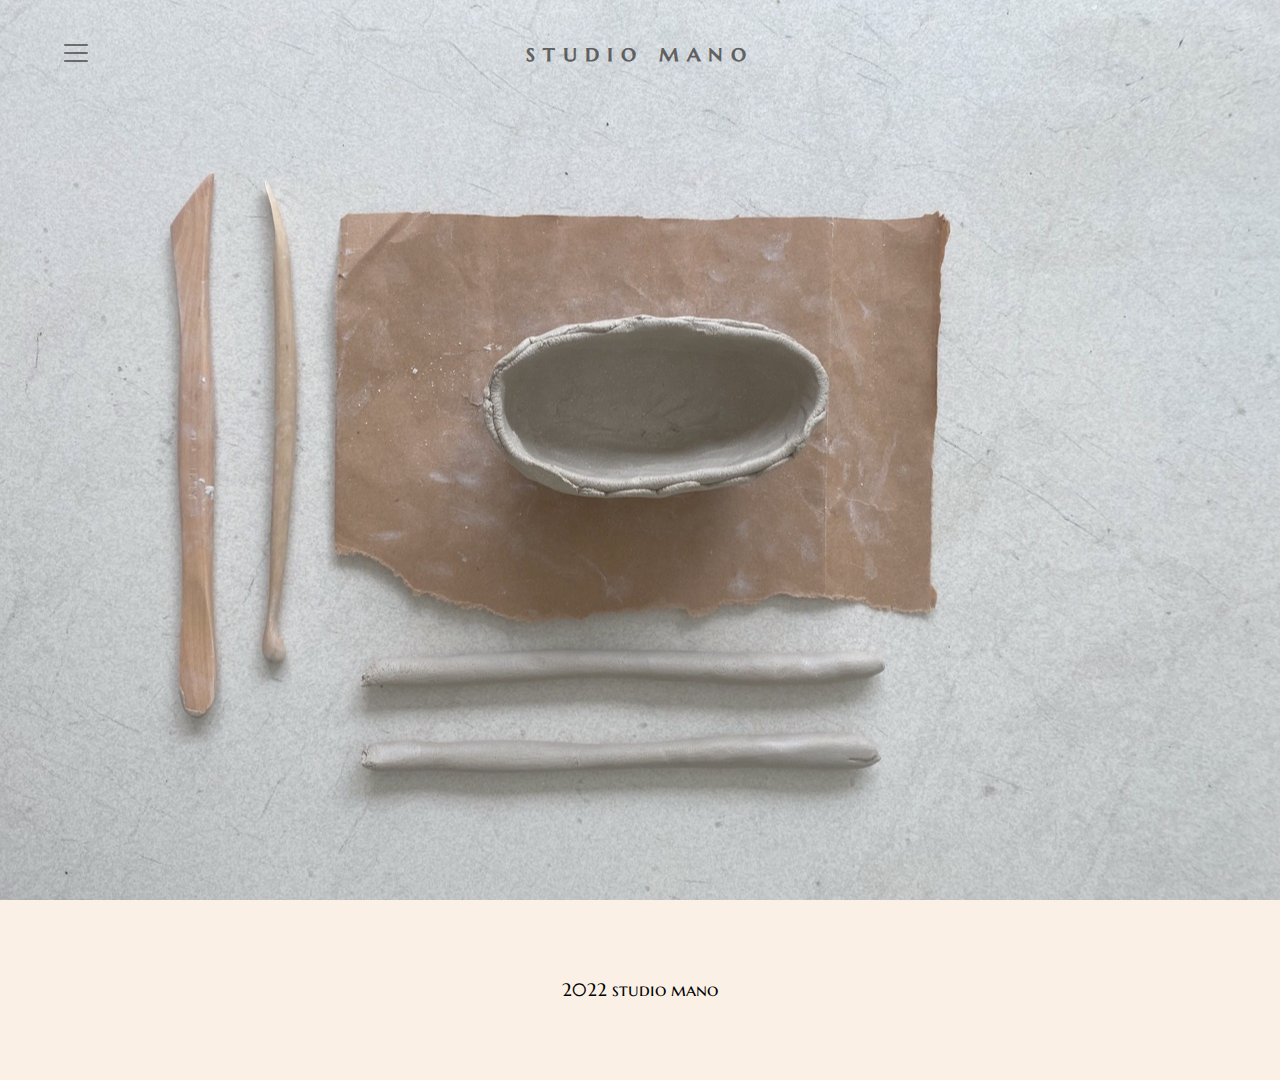
<file: index.html>
<!DOCTYPE html>
<html lang="en">
	<head>
		<meta charset="UTF-8">
		<meta name="viewport" content="width=device-width, initial-scale=1.0">
		<title>studio mano</title>

		<link rel="stylesheet" href="/css/main.css">
		<script type="module" src="/js/main.js"></script>
	</head>

	<body>
		<header class="header">
			<section class="hero">
				<div class="header__content">

					<!-- Animated hamburger-menu-button	-->
					<button class="header__menu-button">
						<div class="header__menu-button-burger"></div>
					</button>

					<h1 class="header__headline">
						<a href="index.html">studio mano</a>
					</h1>
				</div>

				<!-- Navigation -->
				<nav class="header__navigation">
					<menu class="header__menu">
						<li><a href="index.html">Home</a></li>
						<li><a href="about.html">About</a></li>
						<li><a href="gallery.html">Gallery</a></li>
						<li><a href="contact.html">Contact</a></li>
						<li><a href="shop.html">Shop</a></li>
					</menu>	
				</nav>

			</section>
		</header>

		<main>
			<section>

			</section>
		
		</main>

		<footer>
			<div class="footer__container">
				2022 studio mano
			</div>

		</footer>
	</body>
</html>
</file>
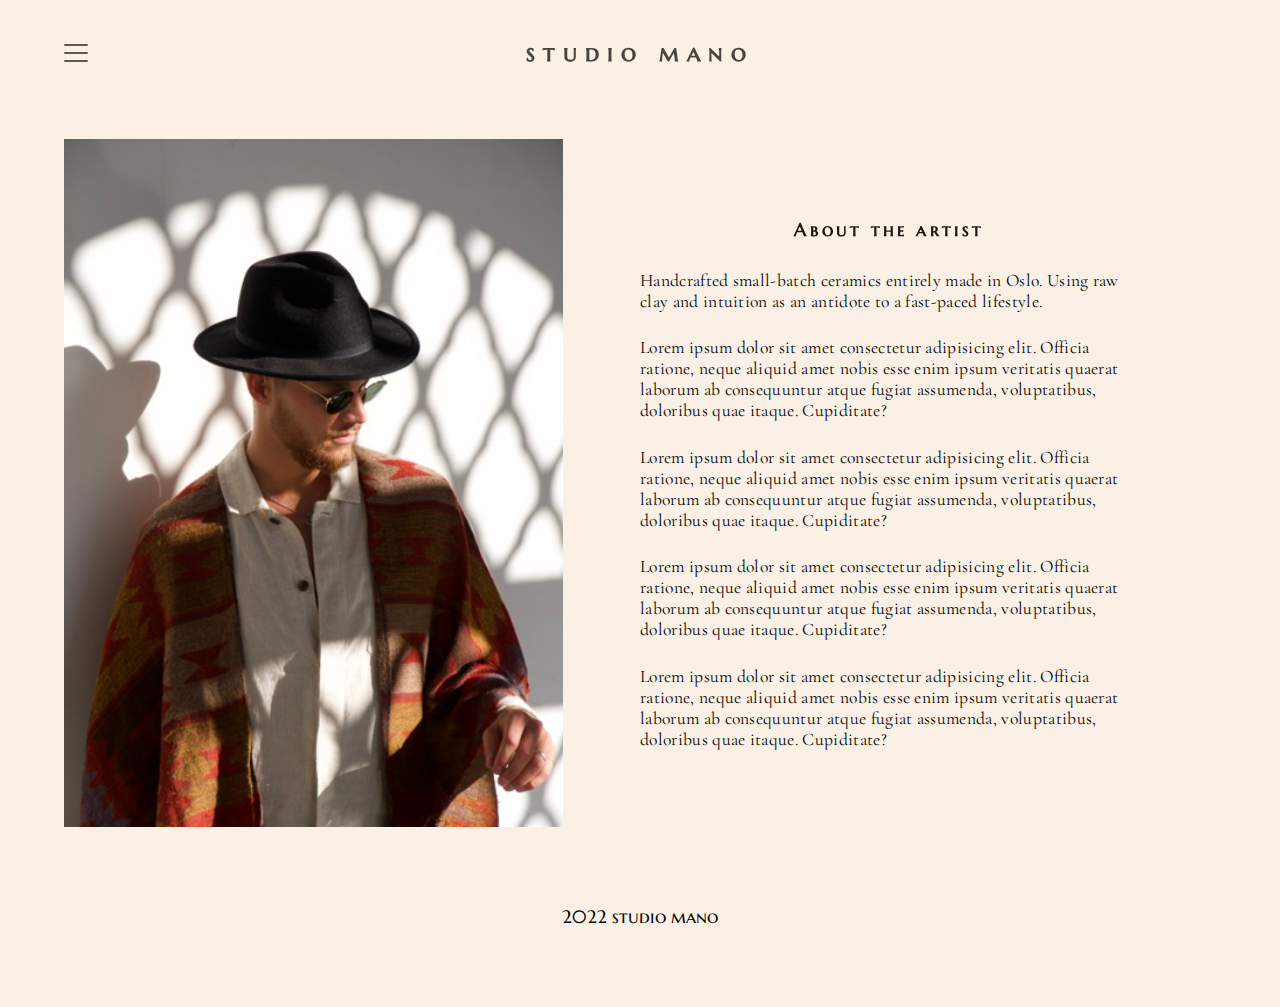
<file: about.html>
<!DOCTYPE html>
<html lang="en">
	<head>
		<meta charset="UTF-8">
		<meta name="viewport" content="width=device-width, initial-scale=1.0">
		<title>studio mano - about</title>

		<link rel="stylesheet" href="/css/main.css">
		<script type="module" src="/js/main.js"></script>
	</head>

	<body>
		<header class="header">
			<section>
				<div class="header__content">

					<!-- Animated hamburger-menu-button	-->
					<button class="header__menu-button">
						<div class="header__menu-button-burger"></div>
					</button>

					<h1 class="header__headline">
						<a href="index.html">studio mano</a>
					</h1>
				</div>
				
				<!-- Navigation -->
				<nav class="header__navigation">
					<menu class="header__menu">
						<li><a href="index.html">Home</a></li>
						<li><a href="about.html">About</a></li>
						<li><a href="gallery.html">Gallery</a></li>
						<li><a href="contact.html">Contact</a></li>
						<li><a href="shop.html">Shop</a></li>
					</menu>	
				</nav>

			</section>
		</header>
		
		<main class="about">
			<div class="about__container">
				<figure class="about__container-image">
					<img
						src="./assets/images/about-small.jpeg" 
						alt="Picture of the artist Mano">
				</figure>

				<section class="about__text-content">
					<h2>About the artist</h2>
					<p class="about__text">
						Handcrafted small-batch ceramics entirely made in Oslo. Using raw clay and intuition as an antidote to a fast-paced lifestyle.
					</p>
					<p class="about__text">Lorem ipsum dolor sit amet consectetur adipisicing elit. Officia ratione, neque aliquid amet nobis esse enim ipsum veritatis quaerat laborum ab consequuntur atque fugiat assumenda, voluptatibus, doloribus quae itaque. Cupiditate?</p>
					<p class="about__text">Lorem ipsum dolor sit amet consectetur adipisicing elit. Officia ratione, neque aliquid amet nobis esse enim ipsum veritatis quaerat laborum ab consequuntur atque fugiat assumenda, voluptatibus, doloribus quae itaque. Cupiditate?</p>
					<p class="about__text">Lorem ipsum dolor sit amet consectetur adipisicing elit. Officia ratione, neque aliquid amet nobis esse enim ipsum veritatis quaerat laborum ab consequuntur atque fugiat assumenda, voluptatibus, doloribus quae itaque. Cupiditate?</p>
					<p class="about__text">Lorem ipsum dolor sit amet consectetur adipisicing elit. Officia ratione, neque aliquid amet nobis esse enim ipsum veritatis quaerat laborum ab consequuntur atque fugiat assumenda, voluptatibus, doloribus quae itaque. Cupiditate?</p>

				</section>
			</div>
		</main>

		<footer>
			<div class="footer__container">
				2022 studio mano
			</div>
		</footer>
		
	</body>
</html>
</file>
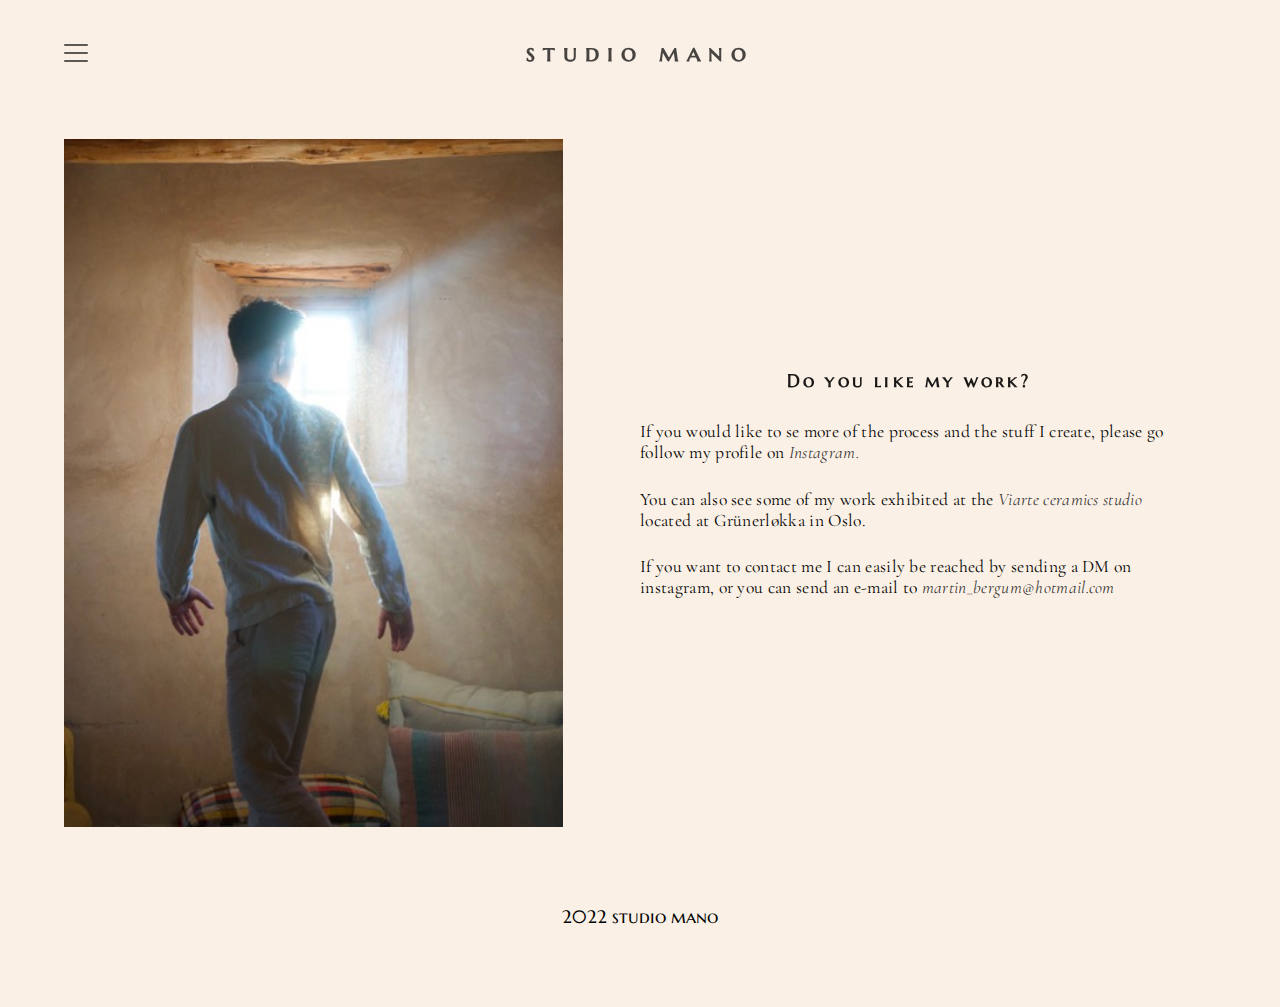
<file: contact.html>
<!DOCTYPE html>
<html lang="en">
	<head>
		<meta charset="UTF-8">
		<meta name="viewport" content="width=device-width, initial-scale=1.0">
		<title>studio mano - contact</title>

		<link rel="stylesheet" href="/css/main.css">
		<script type="module" src="/js/main.js"></script>
	</head>

	<body>
		<header class="header">
			<section>
				<div class="header__content">
					<!-- Animated hamburger-menu-button	-->
					<button class="header__menu-button">
						<div class="header__menu-button-burger"></div>
					</button>
					<h1 class="header__headline">
						<a href="index.html">studio mano</a>
					</h1>
				</div>
				
				<!-- Navigation -->
				<nav class="header__navigation">

					<menu class="header__menu">
						<li><a href="index.html">Home</a></li>
						<li><a href="about.html">About</a></li>
						<li><a href="gallery.html">Gallery</a></li>
						<li><a href="contact.html">Contact</a></li>
						<li><a href="shop.html">Shop</a></li>
					</menu>	
				</nav>
				
			</section>
		</header>
		
		<main class="contact">
			<div class="contact__container">
				<figure class="contact__container-image">
					<img 
						src="/assets/images/contact-small.jpeg" 
						alt="picture of the artist Mano">
				</figure>
				<section class="contact__content">
					<h2>Do you like my work?</h2>
					<p class="contact__text">
						If you would like to se more of the process and the stuff I create, please go follow my profile on
						<a 
							class="contact__link"	
							href="https://www.instagram.com/studiomano__/"
							>Instagram.
					</a>
					</p>
					<p class="contact__text">
						You can also see some of my work exhibited at the
						<a 
							class="contact__link"
							href="https://viarteverksted.com/"
							>Viarte ceramics studio
						</a>
						located at Grünerløkka in Oslo.
					</p>
					<p class="contact__text">
						If you want to contact me I can easily be reached by sending a DM on instagram, or you can send an e-mail to
						<a 
							class="contact__link"
							href="mailto:martin_bergum@hotmail.com?subject=Hello!">martin_bergum@hotmail.com</a>
					</p>
				</section>
			</div>
		</main>
		<footer>
			<div class="footer__container">
				2022 studio mano
			</div>

		</footer>
	</body>
</html>
</file>
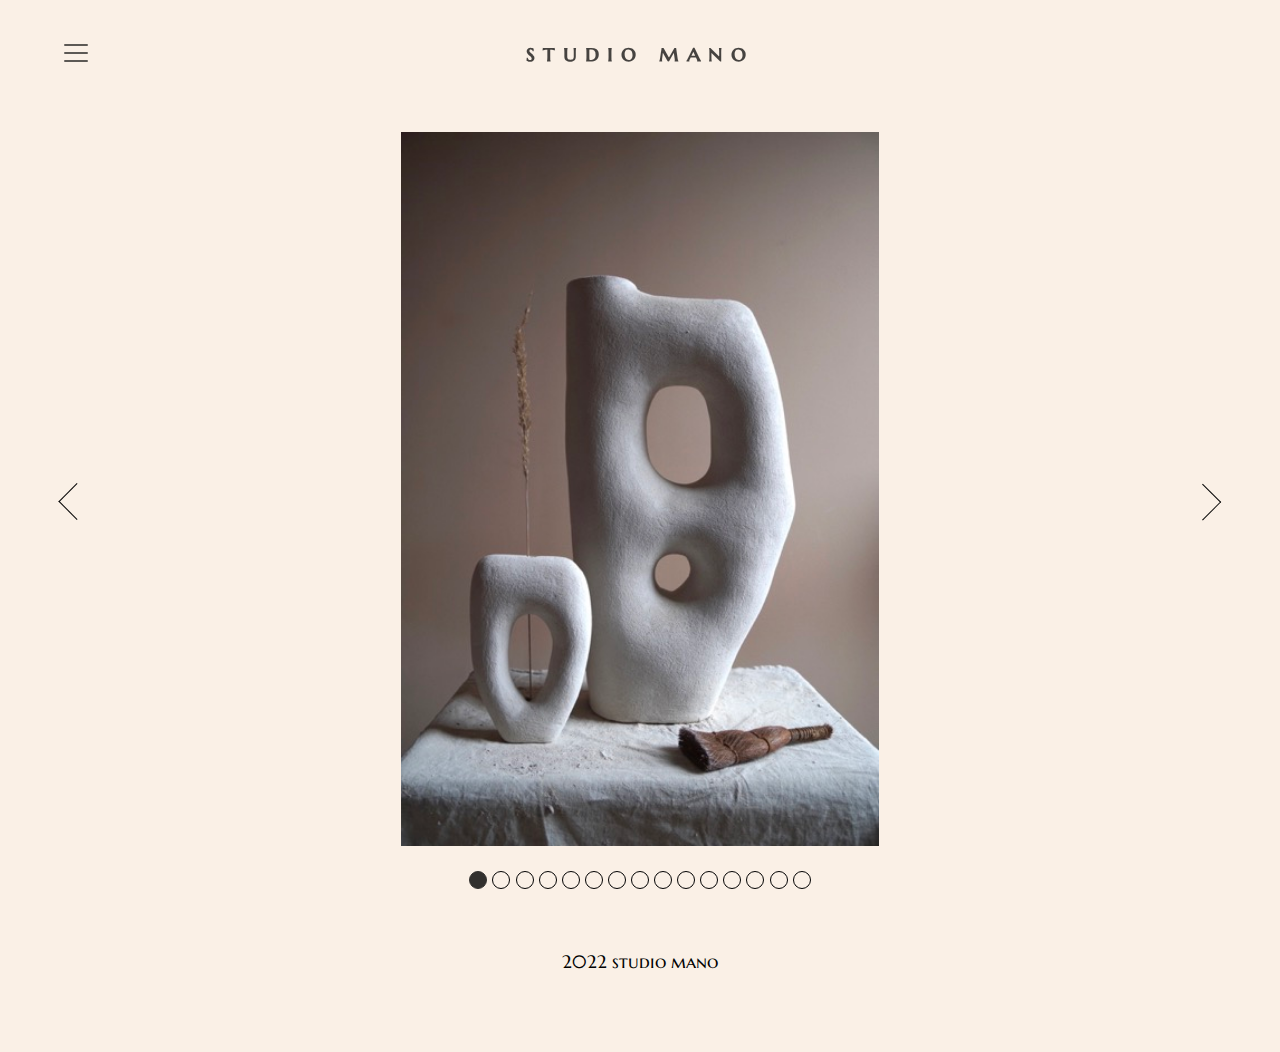
<file: gallery.html>
<!DOCTYPE html>
<html lang="en">
	<head>
		<meta charset="UTF-8">
		<meta name="viewport" content="width=device-width, initial-scale=1.0">
		<title>studio mano - gallery</title>

		<link rel="stylesheet" href="/css/main.css">
		<script type="module" src="/js/main.js"></script>
	</head>

	<body>
		<header class="header">
			<section>
				<div class="header__content">
					<!-- Animated hamburger-menu-button	-->
					<button class="header__menu-button">
						<div class="header__menu-button-burger"></div>
					</button>
					<h1 class="header__headline">
						<a href="index.html">studio mano</a>
					</h1>
				</div>
				
				<!-- Navigation -->
				<nav class="header__navigation">

					<menu class="header__menu">
						<li><a href="index.html">Home</a></li>
						<li><a href="about.html">About</a></li>
						<li><a href="gallery.html">Gallery</a></li>
						<li><a href="contact.html">Contact</a></li>
						<li><a href="shop.html">Shop</a></li>
					</menu>	
				</nav>
				
			</section>
		</header>

		<main class="gallery">
			<!-- Slideshow starts here -->
			<section class="slideshow">
				<h2 class="slideshow__subtitle">gallery</h2>
				<!-- Buttons -->
				<div class="slideshow__buttons">
					<button class="slideshow__button-previous"></button>
					<button class="slideshow__button-next"></button>
				</div>
		
					<!-- Slide 1 -->
					<figure class="slideshow__slide slideshow__slide--active fade">
						<img 
							class="slideshow__image"
							src="/assets/images/slideshow-images/01.jpeg" 
							alt="Two white abstract vases">
					</figure>
					
					<!-- Slide 2 -->
					<figure class="slideshow__slide fade">
						<img 
							class="slideshow__image"
							src="/assets/images/slideshow-images/02.jpeg" 
							alt="Two grey vases">
					</figure>
		
					<!-- Slide 3 -->
					<figure class="slideshow__slide fade">
						<img 
							class="slideshow__image"
							src="/assets/images/slideshow-images/03.jpeg" 
							alt="One grey vase and one white artpiece">
					</figure>
		
					<!-- Slide 4 -->
					<figure class="slideshow__slide fade">
						<img 
							class="slideshow__image"
							src="/assets/images/slideshow-images/04.jpeg" 
							alt="One white and one grey vase">
					</figure>
		
					<!-- Slide 5 -->
					<figure class="slideshow__slide fade">
						<img 
							class="slideshow__image"
							src="/assets/images/slideshow-images/05.jpeg" 
							alt="Four small light-grey vases">
					</figure>
		
					<!-- Slide 6 -->
					<figure class="slideshow__slide fade">
						<img 
							class="slideshow__image"
							src="/assets/images/slideshow-images/06.jpeg" 
							alt="Two white vases in the sun">
					</figure>
		
					<!-- Slide 7 -->
					<figure class="slideshow__slide fade">
						<img 
							class="slideshow__image"
							src="/assets/images/slideshow-images/07.jpeg" 
							alt="Two black vases">
					</figure>
		
					<!-- Slide 8 -->
					<figure class="slideshow__slide fade">
						<img 
							class="slideshow__image"
							src="/assets/images/slideshow-images/08.jpeg" 
							alt="Three black vases">
					</figure>
		
					<!-- Slide 9 -->
					<figure class="slideshow__slide fade">
						<img 
							class="slideshow__image"
							src="/assets/images/slideshow-images/09.jpeg" 
							alt="Five black vases">
					</figure>

					<!-- Slide 10 -->
					<figure class="slideshow__slide fade">
						<img 
							class="slideshow__image"
							src="/assets/images/slideshow-images/10.jpeg" 
							alt="Many small black vases">
					</figure>

					<!-- Slide 11 -->
					<figure class="slideshow__slide fade">
						<img 
							class="slideshow__image"
							src="/assets/images/slideshow-images/11.jpeg" 
							alt="Many small beige tealight-candleholders">
					</figure>

					<!-- Slide 12 -->
					<figure class="slideshow__slide fade">
						<img 
							class="slideshow__image"
							src="/assets/images/slideshow-images/12.jpeg" 
							alt="Three small tealight candleholders">
					</figure>

					<!-- Slide 13 -->
					<figure class="slideshow__slide fade">
						<img 
							class="slideshow__image"
							src="/assets/images/slideshow-images/13.jpeg" 
							alt="Three beige vases">
					</figure>

					<!-- Slide 14 -->
					<figure class="slideshow__slide fade">
						<img 
							class="slideshow__image"
							src="/assets/images/slideshow-images/14.jpeg" 
							alt="Three black vases">
					</figure>

					<!-- Slide 15 -->
					<figure class="slideshow__slide fade">
						<img 
							class="slideshow__image"
							src="/assets/images/slideshow-images/15.jpeg" 
							alt="One big white vase and two small round artpieces">
					</figure>
				<!-- Slideshow-pictures ends here -->
		
				<div class="slideshow__navigator">
					<button class="slideshow__navigator-dot slideshow__navigator-dot--active"></button>
					<button class="slideshow__navigator-dot"></button>
					<button class="slideshow__navigator-dot"></button>
					<button class="slideshow__navigator-dot"></button>
					<button class="slideshow__navigator-dot"></button>
					<button class="slideshow__navigator-dot"></button>
					<button class="slideshow__navigator-dot"></button>
					<button class="slideshow__navigator-dot"></button>
					<button class="slideshow__navigator-dot"></button>
					<button class="slideshow__navigator-dot"></button>
					<button class="slideshow__navigator-dot"></button>
					<button class="slideshow__navigator-dot"></button>
					<button class="slideshow__navigator-dot"></button>
					<button class="slideshow__navigator-dot"></button>
					<button class="slideshow__navigator-dot"></button>
				</div>
				
			</section>
		</main>

		<footer>
			<div class="footer__container">
				2022 studio mano
			</div>
		</footer>
	</body>
</html>
</file>
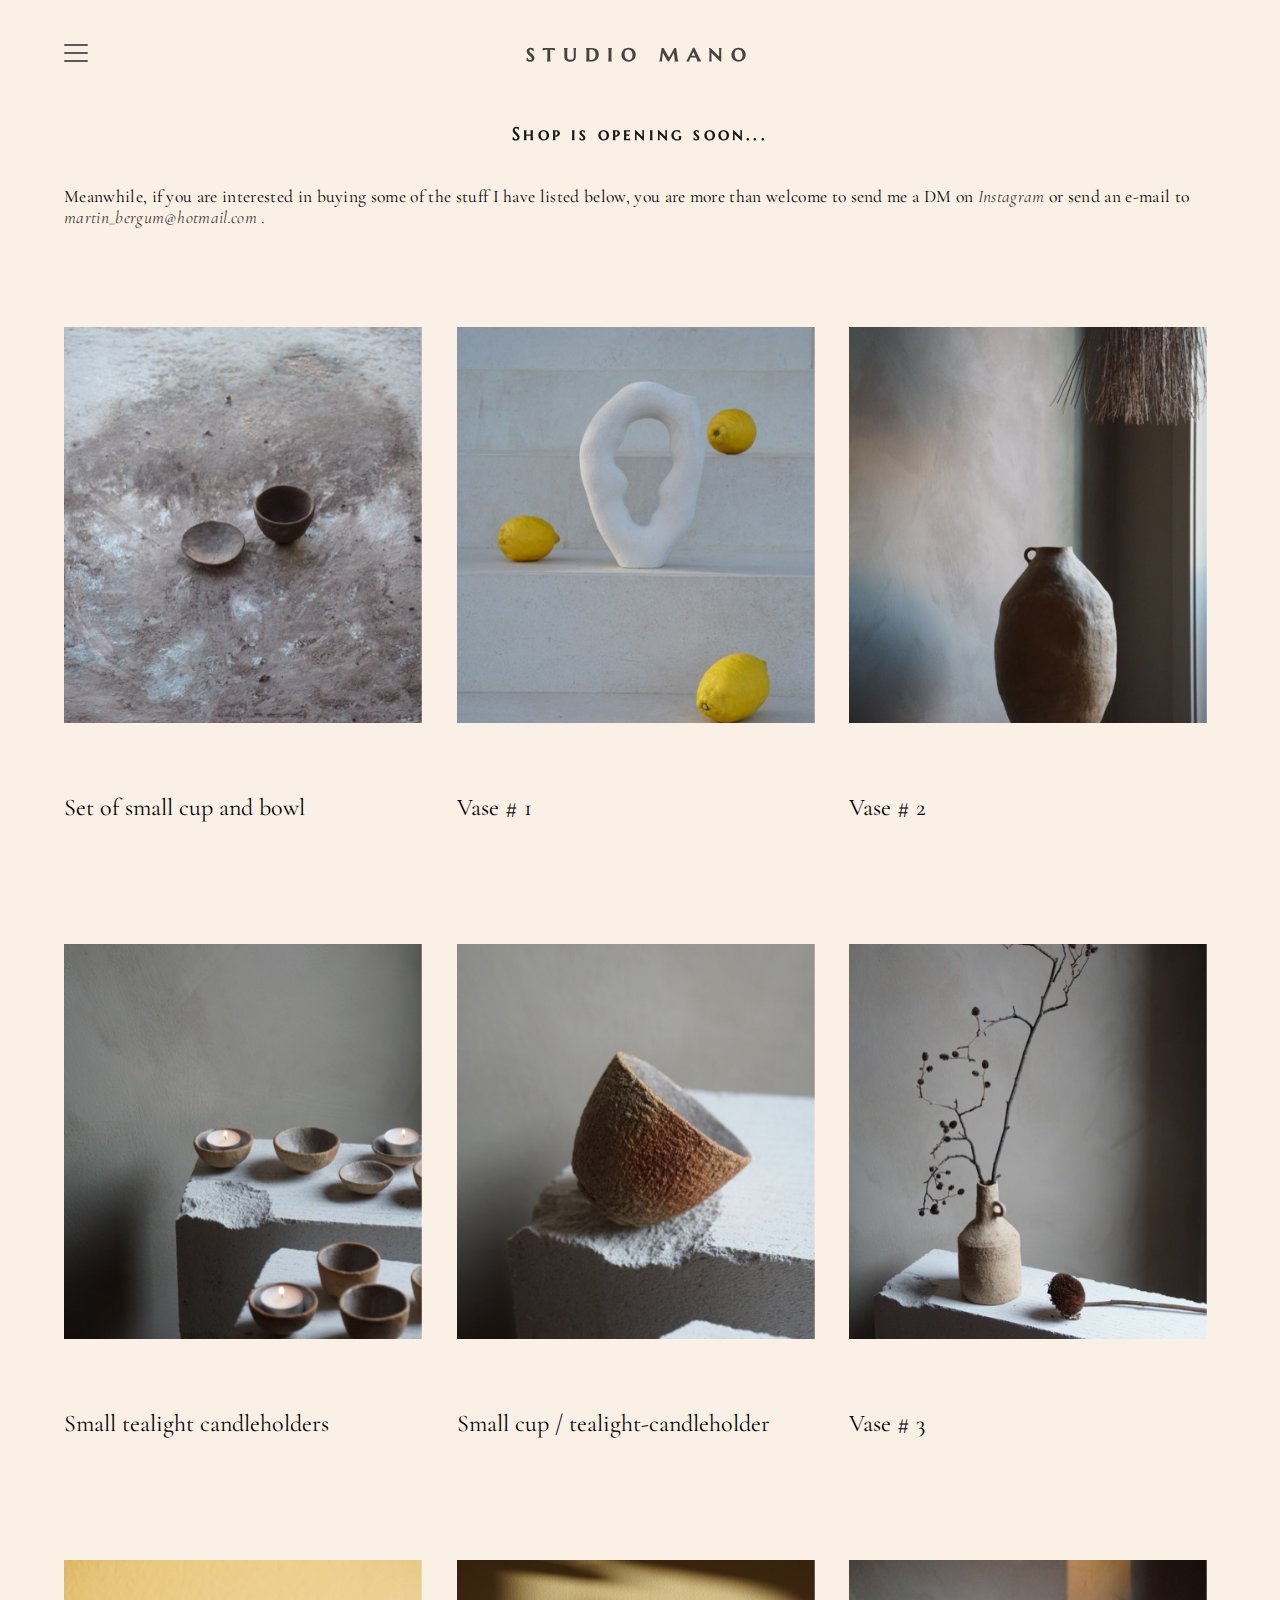
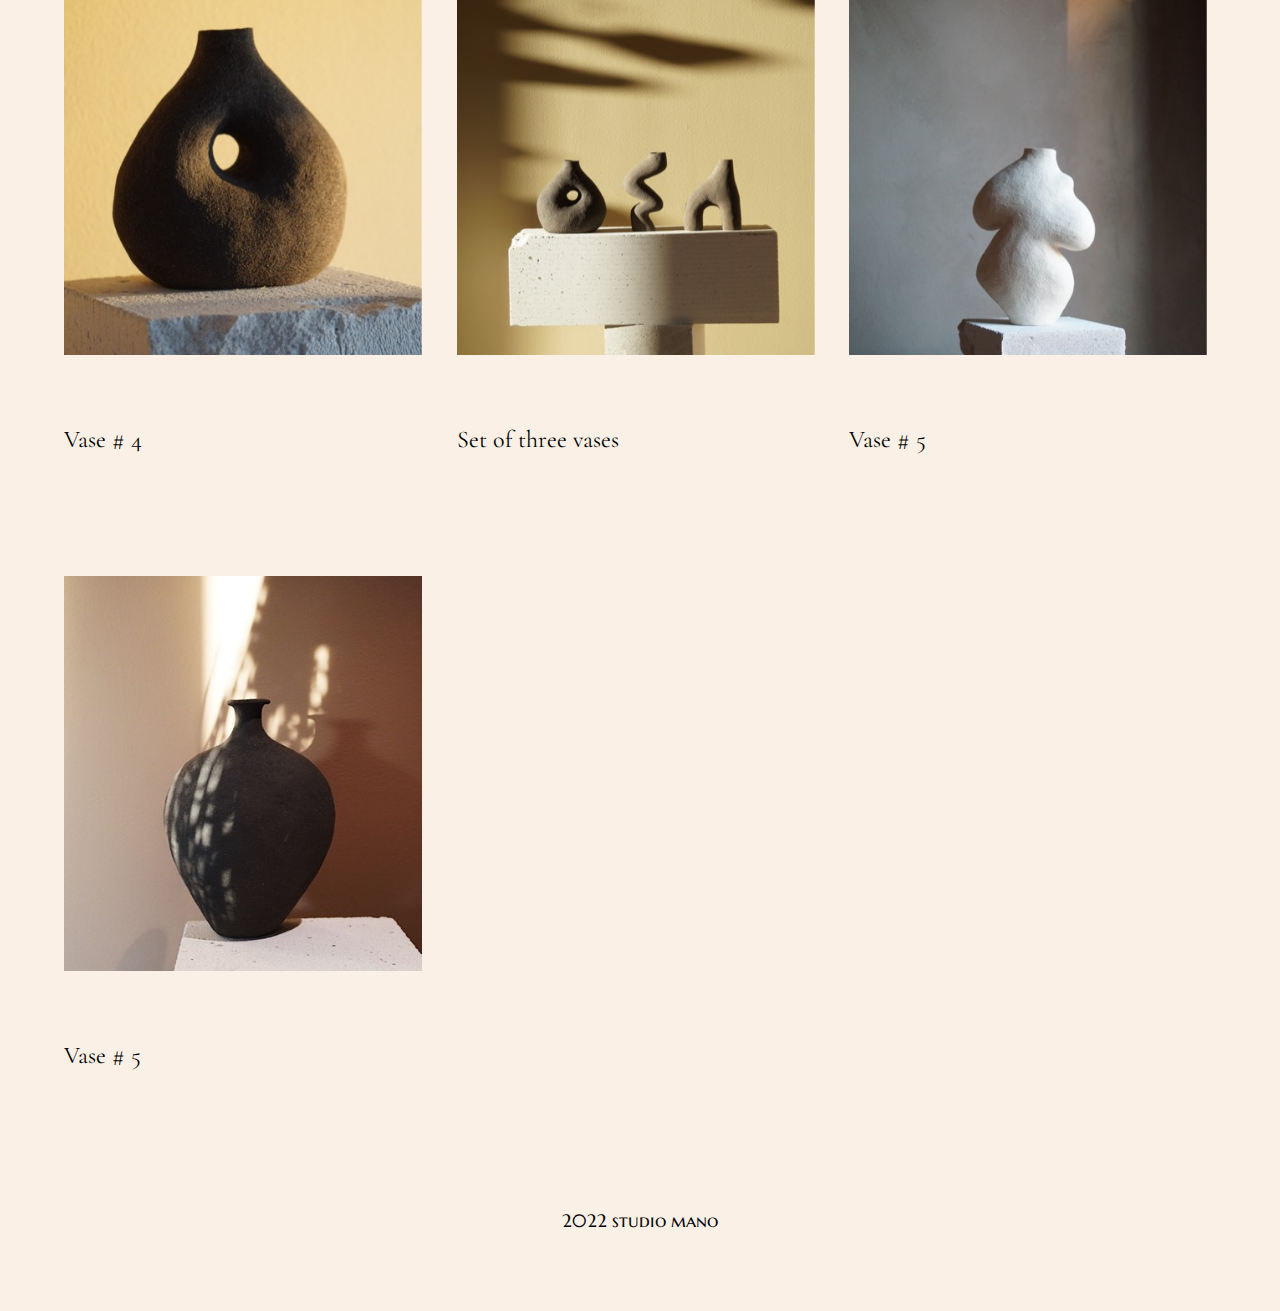
<file: shop.html>
<!DOCTYPE html>
<html lang="en">
	<head>
		<meta charset="UTF-8">
		<meta name="viewport" content="width=device-width, initial-scale=1.0">
		<title>studio mano - shop</title>

		<link rel="stylesheet" href="/css/main.css">
		<script type="module" src="/js/main.js"></script>
	</head>

	<body>
		<header class="header">
			<section>
				<div class="header__content">

					<!-- Animated hamburger-menu-button	-->
					<button class="header__menu-button">
						<div class="header__menu-button-burger"></div>
					</button>
					<h1 class="header__headline">
						<a href="index.html">studio mano</a>
					</h1>
				</div>
				
				<!-- Navigation -->
				<nav class="header__navigation">

					<menu class="header__menu">
						<li><a href="index.html">Home</a></li>
						<li><a href="about.html">About</a></li>
						<li><a href="gallery.html">Gallery</a></li>
						<li><a href="contact.html">Contact</a></li>
						<li><a href="shop.html">Shop</a></li>
					</menu>	
				</nav>

			</section>
		</header>
		
		<main class="shop">

			<div class="shop__container">

				<section class="shop__information">
					<h2>Shop is opening soon...</h2>
					<p class="shop__information-text">
						Meanwhile, if you are interested in buying some of the stuff I have listed below, you are more than welcome to send me a DM on
							<a 
								class="contact__link"	
								href="https://www.instagram.com/studiomano__/"
								>Instagram
							</a> 
						or send an e-mail to
							<a 
								class="contact__link"
								href="mailto:martin_bergum@hotmail.com?subject=Hello!">martin_bergum@hotmail.com
							</a>.
					</p>
				</section>
			</div>

			<section class="shop__image-container">

				<figure class="shop__card">
					<img 
						class="shop__card-image"
						src="/assets/images/shop/01.jpeg" 
						alt="">
					<figcaption class="shop__card-text">Set of small cup and bowl</figcaption>
				</figure>

				<figure class="shop__card">
					<img 
						class="shop__card-image"
						src="/assets/images/shop/02.jpeg" 
						alt="">
					<figcaption class="shop__card-text">Vase # 1</figcaption>
				</figure>

				<figure class="shop__card">
					<img 
						class="shop__card-image"
						src="/assets/images/shop/03.jpeg" 
						alt="">
					<figcaption class="shop__card-text">Vase # 2</figcaption>
				</figure>

				<figure class="shop__card">
					<img 
						class="shop__card-image"
						src="/assets/images/shop/04.jpeg" 
						alt="">
					<figcaption class="shop__card-text">Small tealight candleholders</figcaption>
				</figure>

				<figure class="shop__card">
					<img 
						class="shop__card-image"
						src="/assets/images/shop/05.jpeg" 
						alt="">
					<figcaption class="shop__card-text">Small cup / tealight-candleholder</figcaption>
				</figure>

				<figure class="shop__card">
					<img 
						class="shop__card-image"
						src="/assets/images/shop/06.jpeg" 
						alt="">
					<figcaption class="shop__card-text">Vase # 3</figcaption>
				</figure>

				<figure class="shop__card">
					<img 
						class="shop__card-image"
						src="/assets/images/shop/07.jpeg" 
						alt="">
					<figcaption class="shop__card-text">Vase # 4</figcaption>
				</figure>

				<figure class="shop__card">
					<img 
						class="shop__card-image"
						src="/assets/images/shop/08.jpeg" 
						alt="">
					<figcaption class="shop__card-text">Set of three vases</figcaption>
				</figure>

				<figure class="shop__card">
					<img 
						class="shop__card-image"
						src="/assets/images/shop/09.jpeg" 
						alt="">
					<figcaption class="shop__card-text">Vase # 5</figcaption>
				</figure>

				<figure class="shop__card">
					<img 
						class="shop__card-image"
						src="/assets/images/shop/10.jpeg" 
						alt="">
					<figcaption class="shop__card-text">Vase # 5</figcaption>
				</figure>
				
			</section>


		</main>

		<footer>
			<div class="footer__container">
				2022 studio mano
			</div>

		</footer>
	</body>
</html>
</file>
<file: css/main.css>
@import './reset.css';
@import './variables.css';
@import './base.css';

@import './modules/about.css';
@import './modules/contact.css';
@import './modules/footer.css';
@import './modules/hamburger.css';
@import './modules/header.css';
@import './modules/navigation.css';
@import './modules/shop.css';
@import './modules/slideshow.css';


/* Font */
@import url('https://fonts.googleapis.com/css2?family=Marcellus+SC&display=swap');
@import url('https://fonts.googleapis.com/css2?family=Cormorant+Garamond:wght@300&display=swap');
</file>
